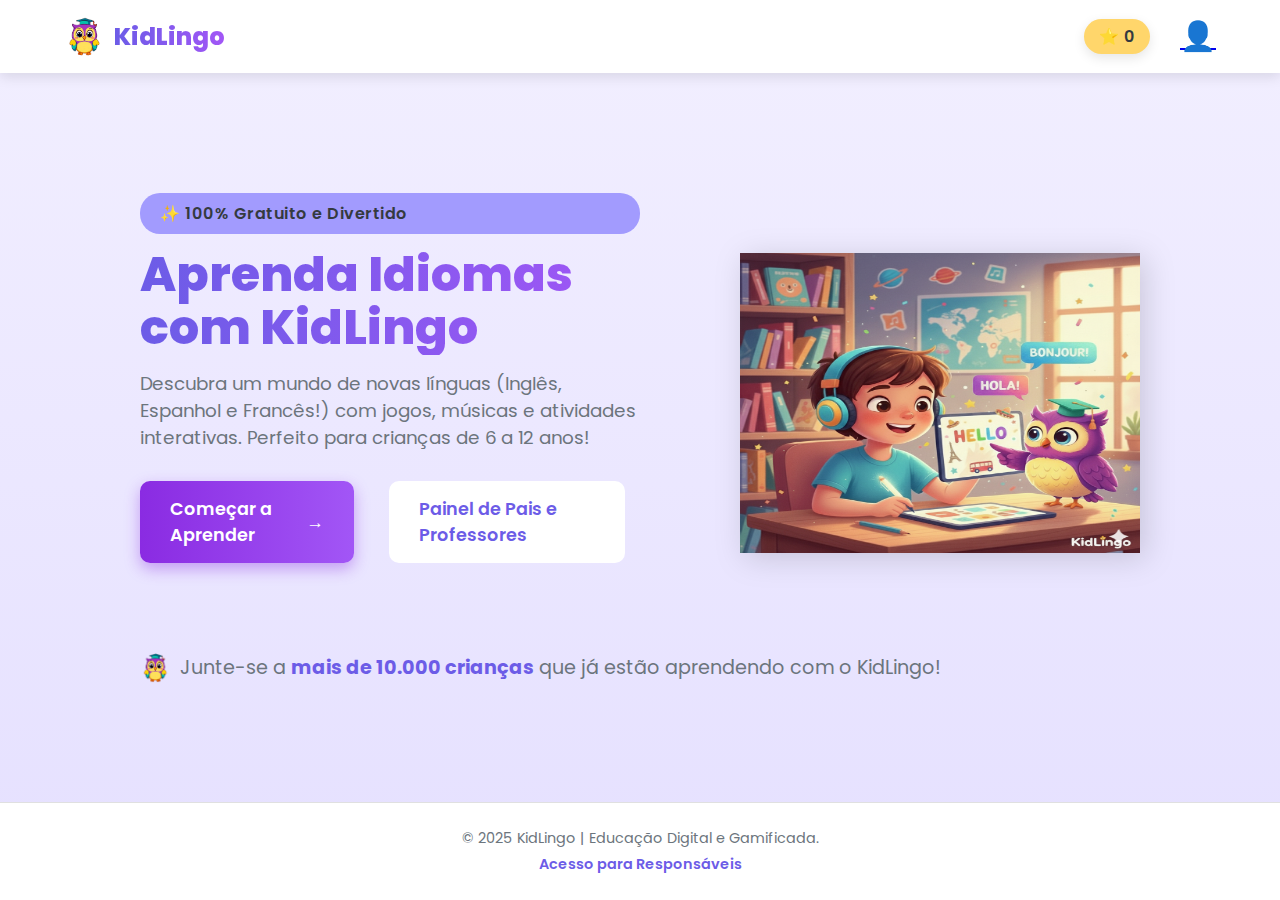
<file: index.html>
<!DOCTYPE html>
<html lang="pt-BR">
<head>
    <meta charset="UTF-8">
    <meta name="viewport" content="width=device-width, initial-scale=1.0">
    <meta name="description" content="KidLingo: A plataforma 100% gratuita e divertida para crianças de 6 a 12 anos aprenderem Inglês, Espanhol e Francês!">
    <title>KidLingo: Aprenda Idiomas de Forma Divertida e Gratuita!</title>
    <link rel="stylesheet" href="style.css">
    <link href="https://fonts.googleapis.com/css2?family=Poppins:wght@400;600;800&display=swap" rel="stylesheet">
</head>
<body>

    <header>
        <a href="index.html" class="logo-link">
            <div class="logo">
                <img src="img/kidlingo-logo.png" alt="Mascote Coruja KidLingo" width="40" height="40">
                <div style="background-image: linear-gradient(90deg, #6c5ce7, #a256f6); -webkit-background-clip: text; -webkit-text-fill-color: transparent;">KidLingo</div>
            </div>
        </a>
        <div class="user-actions">
            <div class="points-badge">
                125 
            </div>
            <a href="perfil.html" class="icon" title="Painel de Acompanhamento / Perfil"></a>
        </div>
    </header>

    <main id="content-container"> 

        <section id="home-screen">
            
            <div class="hero-content-wrapper"> 
                
                <div class="hero-text-content">
                    <div class="tagline">✨ 100% Gratuito e Divertido</div>

                    <h1 class="hero-title">Aprenda Idiomas com KidLingo</h1>

                    <p class="hero-subtitle">
                        Descubra um mundo de novas línguas (Inglês, Espanhol e Francês!) com jogos, músicas e atividades interativas. Perfeito para crianças de 6 a 12 anos!
                    </p>

                    <div class="button-group">
                        <a href="selecao.html" class="btn btn-principal">
                            Começar a Aprender <span>→</span>
                        </a>
                        <a href="painel-acompanhamento.html" class="btn btn-secundario">
                            Painel de Pais e Professores
                        </a>
                    </div>
                </div>
                
                <div class="hero-illustration">
                    <img src="kid.png" alt="Criança feliz aprendendo idiomas com o mascote coruja" width="400" height="400">
                </div>

            </div>
            
            <div class="community-info" role="contentinfo">
                <img src="img/kidlingo-logo.png" alt="Mascote Coruja com Chapéu de Formatura" width="30" height="30">
                <p>Junte-se a <span style="font-weight: bold; color: var(--cor-principal);">mais de 10.000 crianças</span> que já estão aprendendo com o KidLingo!</p>
            </div>

        </section>

    </main>

    <footer class="main-footer">
        <p>&copy; 2025 KidLingo | Educação Digital e Gamificada.</p>
        <p><a href="painel-acompanhamento.html" class="footer-link">Acesso para Responsáveis</a></p>
    </footer>
    
    <script src="script.js"></script>
</body>

</html>
</file>
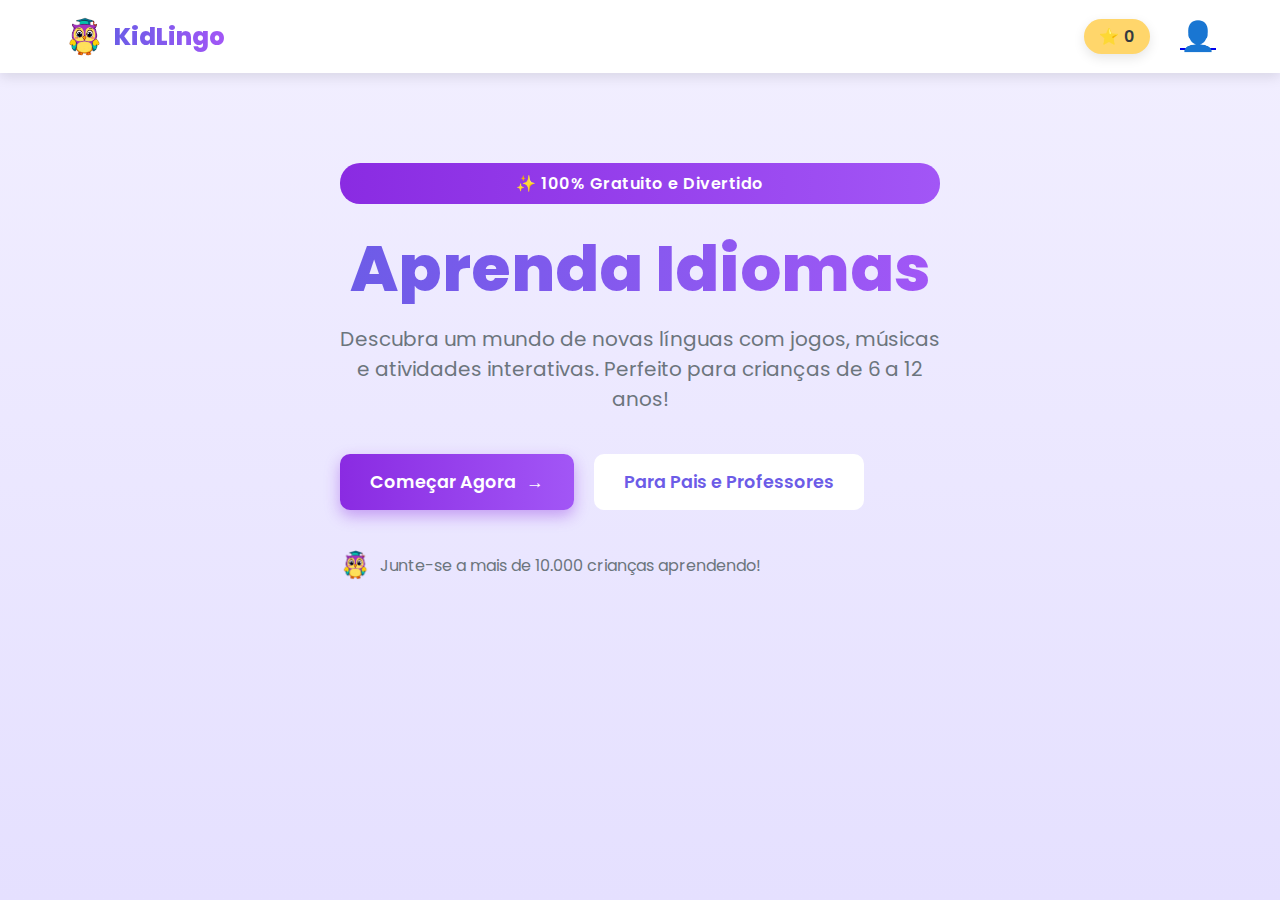
<file: KidLingo/front/index.html>
<!DOCTYPE html>
<html lang="pt-BR">
<head>
    <meta charset="UTF-8">
    <meta name="viewport" content="width=device-width, initial-scale=1.0">
    <title>KidLingo: Aprenda Idiomas</title>
    <link rel="stylesheet" href="style.css">
    <link href="https://fonts.googleapis.com/css2?family=Poppins:wght@400;600;800&display=swap" rel="stylesheet">
</head>
<body>

    <header>
        <a href="index.html" class="logo-link">
            <div class="logo">
                <img src="img/kidlingo-logo.png" alt="Mascote Coruja">
                <div style="background-image: linear-gradient(90deg, #6c5ce7, #a256f6); -webkit-background-clip: text; -webkit-text-fill-color: transparent;">KidLingo</div>
            </div>
        </a>
        <div class="user-actions">
            <div class="points-badge">
                125 <span></span>
            </div>
            <a href="#" class="icon" title="Perfil"></a>
        </div>
    </header>

    <div id="content-container">

        <section id="home-screen">
            <div class="tagline">✨ 100% Gratuito e Divertido</div>

            <h1 class="hero-title">Aprenda Idiomas</h1>

            <p class="hero-subtitle">
                Descubra um mundo de novas línguas com jogos, músicas e atividades interativas. Perfeito para crianças de 6 a 12 anos!
            </p>

            <div class="button-group">
                <a href="selecao.html" class="btn btn-principal">
                    Começar Agora <span>→</span>
                </a>
                <a href="painel-acompanhamento.html" class="btn btn-secundario">
                    Para Pais e Professores
                </a>
            </div>

            <div class="community-info">
                <img src="img/kidlingo-logo.png" alt="Mascote Coruja com Chapéu de Formatura">
                Junte-se a mais de 10.000 crianças aprendendo!
            </div>
        </section>

    </div>

    <script src="script.js"></script>
</body>
</html>
</file>
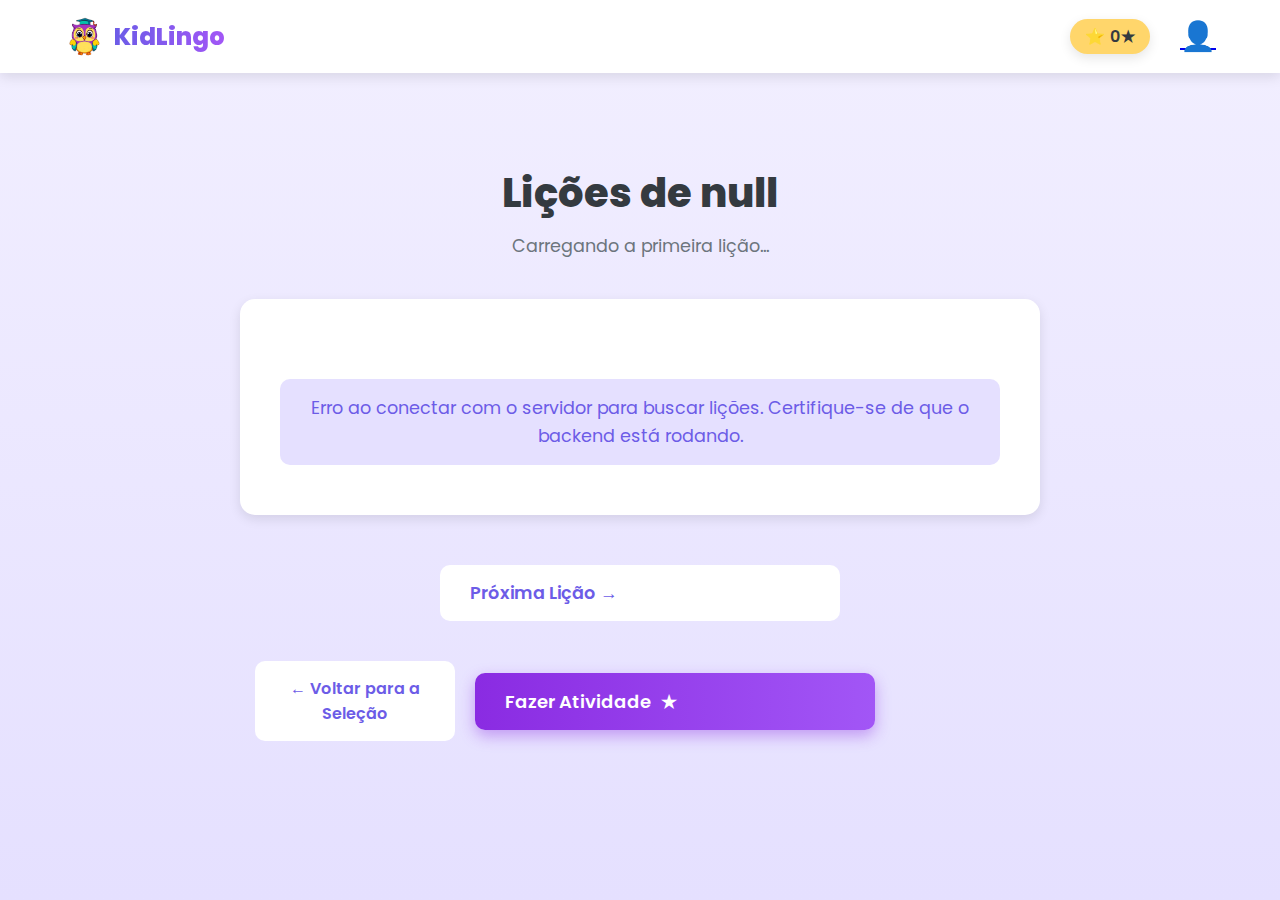
<file: licoes.html>
<!DOCTYPE html>
<html lang="pt-BR">
<head>
    <meta charset="UTF-8">
    <meta name="viewport" content="width=device-width, initial-scale=1.0">
    <title>KidLingo: Lições</title>
    <link rel="stylesheet" href="style.css">
    <link href="https://fonts.googleapis.com/css2?family=Poppins:wght@400;600;800&display=swap" rel="stylesheet">
</head>
<body>

    <header>
        <a href="index.html" class="logo-link">
            <div class="logo">
                <img src="img/kidlingo-logo.png" alt="Mascote Coruja">
                <div style="background-image: linear-gradient(90deg, #6c5ce7, #a256f6); -webkit-background-clip: text; -webkit-text-fill-color: transparent;">KidLingo</div>
            </div>
        </a>
        <div class="user-actions">
            <div class="points-badge">
                0 <span>★</span>
            </div>
            <a href="painel-acompanhamento.html" class="icon" title="Painel de Acompanhamento"></a>
        </div>
    </header>

    <div id="content-container">

        <section id="lessons-screen">
            <h2 class="select-title" id="lesson-screen-title">Lições de Idioma</h2> 
            
            <p class="select-subtitle" id="lesson-status">Carregando a primeira lição...</p>

            <div class="lesson-box" id="lesson-content">
                <p>Aguarde...</p>
            </div>
            
            <div class="lesson-box activity-box" id="activity-content" style="display: none;">
                <h3 id="activity-title" style="color: var(--cor-cartao-frances);"></h3>
                <p id="activity-subtitle" class="select-subtitle"></p>
                <div id="quiz-container"></div> 
            </div>
            <div style="display: flex; gap: 10px; justify-content: center; width: 100%; max-width: 400px; margin: 20px auto 10px;">

                <button id="prev-lesson-btn" class="btn btn-secundario lesson-btn" style="display: none; flex-grow: 1;">
                    ← Anterior
                </button>

                <button id="next-lesson-btn" class="btn btn-secundario lesson-btn" style="flex-grow: 1;">
                    Próxima Lição →
                </button>

            </div>

            <div class="lesson-action-group">
                <button id="back-lesson-btn" class="btn btn-secundario lesson-back-btn">
                    ← Voltar para a Seleção
                </button>

                <button id="start-activity-btn" class="btn btn-principal lesson-complete-btn">
                    Fazer Atividade <span>★</span>
                </button>
                
                <button id="complete-lesson-btn" class="btn btn-principal lesson-complete-btn" style="display: none;">
                    Lição Concluída (+10 Pontos) <span>✅</span>
                </button>

            </div>

        </section>

    </div>

    <script src="script.js"></script>
</body>
</html>
</file>
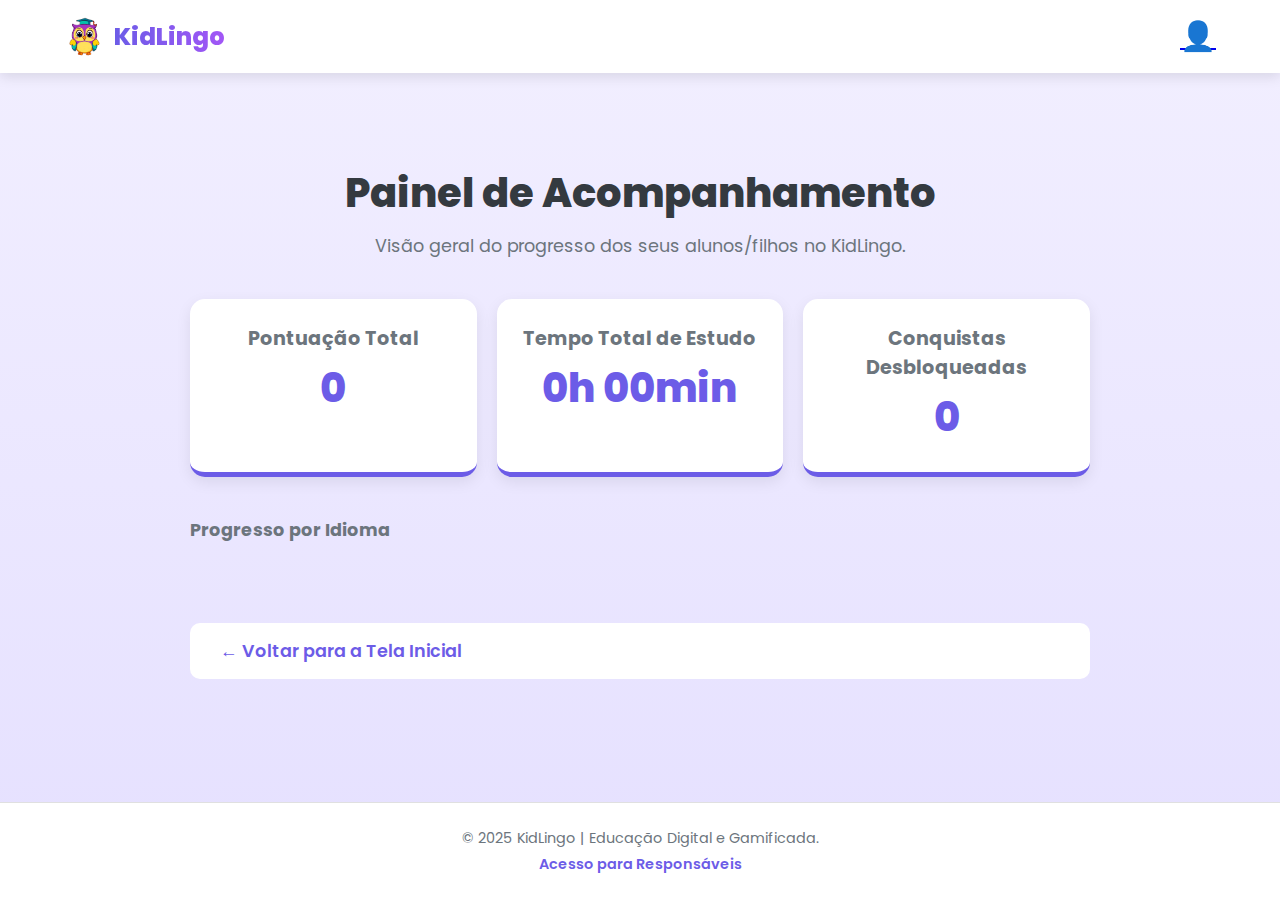
<file: painel-acompanhamento.html>
<!DOCTYPE html>
<html lang="pt-BR">
<head>
    <meta charset="UTF-8">
    <meta name="viewport" content="width=device-width, initial-scale=1.0">
    <title>KidLingo: Painel de Acompanhamento</title>
    <link rel="stylesheet" href="style.css">
    <link href="https://fonts.googleapis.com/css2?family=Poppins:wght@400;600;800&display=swap" rel="stylesheet">
</head>
<body>

    <header>
        <a href="index.html" class="logo-link">
            <div class="logo">
                <img src="img/kidlingo-logo.png" alt="Mascote Coruja">
                <div style="background-image: linear-gradient(90deg, #6c5ce7, #a256f6); -webkit-background-clip: text; -webkit-text-fill-color: transparent;">KidLingo</div>
            </div>
        </a>
        <div class="user-actions">
            <a href="perfil.html" class="icon" title="Perfil"></a>
        </div>
    </header>

    <div id="content-container">

        <section id="painel-screen">
            <h2 class="select-title">Painel de Acompanhamento</h2>
            <p class="select-subtitle">Visão geral do progresso dos seus alunos/filhos no KidLingo.</p>

            <div class="stats-grid">
                <div class="stat-card">
                    <h4>Pontuação Total</h4>
                    <div class="value" id="total-points-value">0</div> 
                </div>
                <div class="stat-card">
                    <h4>Tempo Total de Estudo</h4>
                    <div class="value" id="total-time-value">0h 00min</div>
                </div>
                <div class="stat-card">
                    <h4>Conquistas Desbloqueadas</h4>
                    <div class="value" id="achievements-value">0</div>
                </div>
            </div>
            
            <h3 class="select-subtitle" style="margin-top: 40px; text-align: left; width: 100%; max-width: 900px;">Progresso por Idioma</h3>
            
            <div class="stats-grid" id="language-progress-grid">
                </div>
            
            <a href="index.html" class="btn btn-secundario" style="margin-top: 40px;">
                ← Voltar para a Tela Inicial
            </a>

        </section>

    </div>

        <footer class="main-footer">
        <p>&copy; 2025 KidLingo | Educação Digital e Gamificada.</p>
        <p><a href="painel-acompanhamento.html" class="footer-link">Acesso para Responsáveis</a></p>
    </footer>

    <script src="script.js"></script>
</body>
</html>
</file>
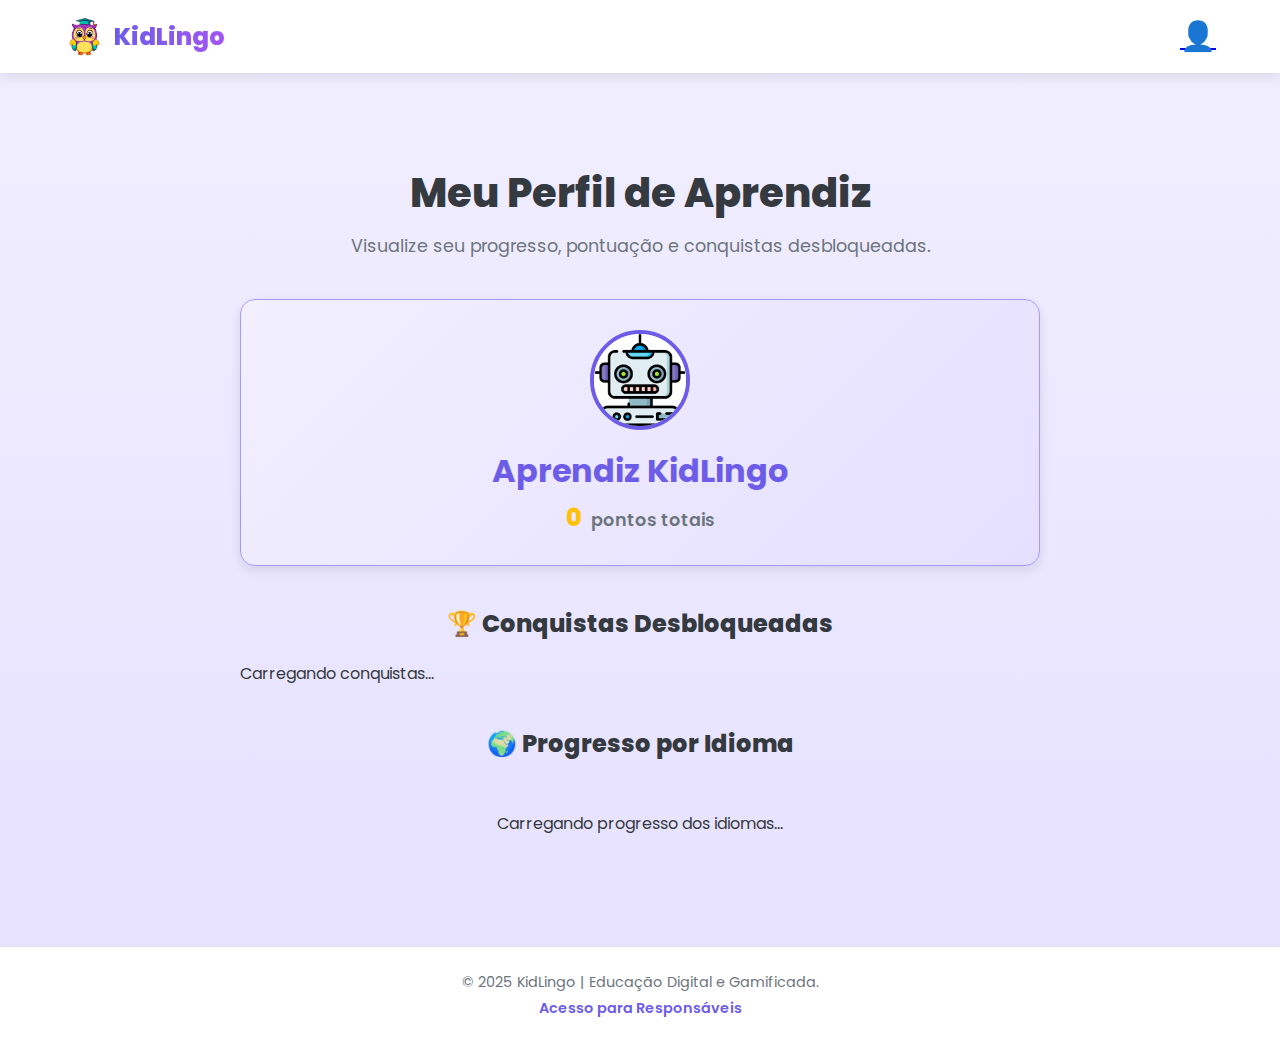
<file: perfil.html>
<!DOCTYPE html>
<html lang="pt-BR">
<head>
    <meta charset="UTF-8">
    <meta name="viewport" content="width=device-width, initial-scale=1.0">
    <title>Meu Perfil - KidLingo</title>
    <link rel="stylesheet" href="style.css">
    <link href="https://fonts.googleapis.com/css2?family=Poppins:wght@400;600;800&display=swap" rel="stylesheet">
</head>
<body>

    <header>
        <a href="index.html" class="logo-link">
            <div class="logo">
                <img src="img/kidlingo-logo.png" alt="Mascote Coruja KidLingo" width="40" height="40">
                <div style="background-image: linear-gradient(90deg, #6c5ce7, #a256f6); -webkit-background-clip: text; -webkit-text-fill-color: transparent;">KidLingo</div>
            </div>
        </a>
        <div class="user-actions">
            <a href="perfil.html" class="icon" title="Painel de Acompanhamento / Perfil"></a>
        </div>
    </header>

    <main id="content-container"> 
        
        <section id="profile-screen">
            
            <h1 class="select-title">Meu Perfil de Aprendiz</h1>
            <p class="select-subtitle">Visualize seu progresso, pontuação e conquistas desbloqueadas.</p>
            
            <div class="profile-header">
                <img src="img/perfil.png" alt="Avatar do Usuário" class="profile-avatar" id="user-avatar">
                <h2 id="user-name">Aprendiz KidLingo</h2>
                <div class="points-display">
                    <span id="profile-points-value">0</span> pontos totais
                </div>
            </div>

            <h3 class="section-title">🏆 Conquistas Desbloqueadas</h3>
            <div class="achievements-grid" id="achievements-display">
                <p>Carregando conquistas...</p>
                </div>


        </section>
            
            <h3 class="section-title" style="margin-top: 40px;">🌍 Progresso por Idioma</h3>
            <div class="stats-grid" id="profile-language-progress-grid">
                <p>Carregando progresso dos idiomas...</p>
            </div>
            </section>

    </main>

    <footer class="main-footer">
        <p>&copy; 2025 KidLingo | Educação Digital e Gamificada.</p>
        <p><a href="painel-acompanhamento.html" class="footer-link">Acesso para Responsáveis</a></p>
    </footer>
    
    <script src="script.js"></script>
</body>
</html>
</file>
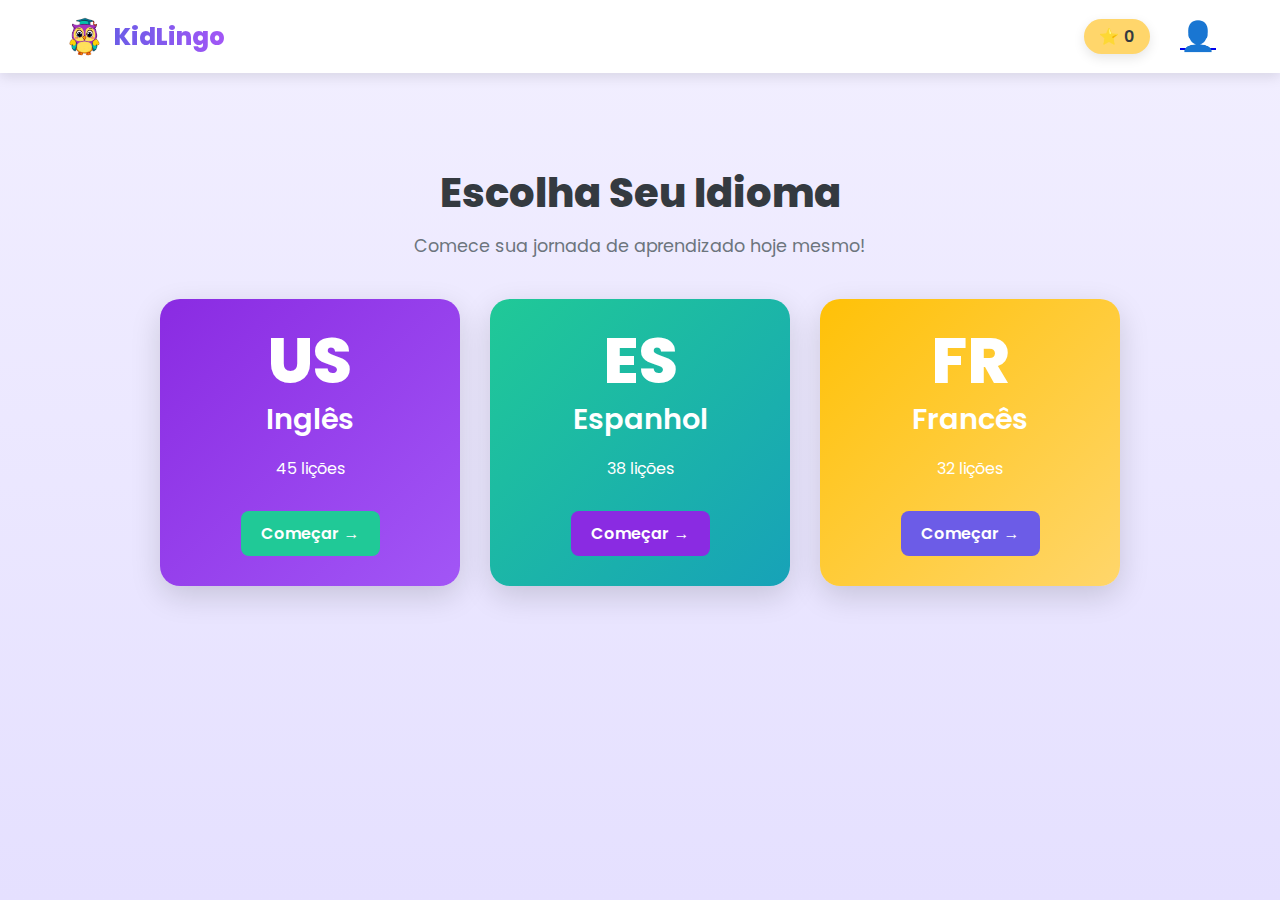
<file: selecao.html>
<!DOCTYPE html>
<html lang="pt-BR">
<head>
    <meta charset="UTF-8">
    <meta name="viewport" content="width=device-width, initial-scale=1.0">
    <title>KidLingo: Escolha Seu Idioma</title>
    <link rel="stylesheet" href="style.css">
    <link href="https://fonts.googleapis.com/css2?family=Poppins:wght@400;600;800&display=swap" rel="stylesheet">
</head>
<body>

    <header>
        <a href="index.html" class="logo-link">
            <div class="logo">
                <img src="img/kidlingo-logo.png" alt="Mascote Coruja">
                <div style="background-image: linear-gradient(90deg, #6c5ce7, #a256f6); -webkit-background-clip: text; -webkit-text-fill-color: transparent;">KidLingo</div>
            </div>
        </a>
        <div class="user-actions">
            <div class="points-badge">
                125 <span></span>
            </div>
            <a href="#" class="icon" title="Perfil"></a>
        </div>
    </header>

    <div id="content-container">

        <section id="select-language-screen">
            <h2 class="select-title">Escolha Seu Idioma</h2>
            <p class="select-subtitle">Comece sua jornada de aprendizado hoje mesmo!</p>

            <div class="language-cards">

                <div class="card card-ingles">
                    <div class="card-initials">US</div>
                    <div class="card-language">Inglês</div>
                    <div class="card-lessons">45 lições</div>
                    <button class="card-btn" data-language="Inglês">
                        Começar <span>→</span>
                    </button>
                </div>

                <div class="card card-espanhol">
                    <div class="card-initials">ES</div>
                    <div class="card-language">Espanhol</div>
                    <div class="card-lessons">38 lições</div>
                    <button class="card-btn" data-language="Espanhol">
                        Começar <span>→</span>
                    </button>
                </div>

                <div class="card card-frances">
                    <div class="card-initials">FR</div>
                    <div class="card-language">Francês</div>
                    <div class="card-lessons">32 lições</div>
                    <button class="card-btn" data-language="Francês">
                        Começar <span>→</span>
                    </button>
                </div>

            </div>
        </section>

    </div>

    <script src="script.js"></script>
</body>
</html>
</file>
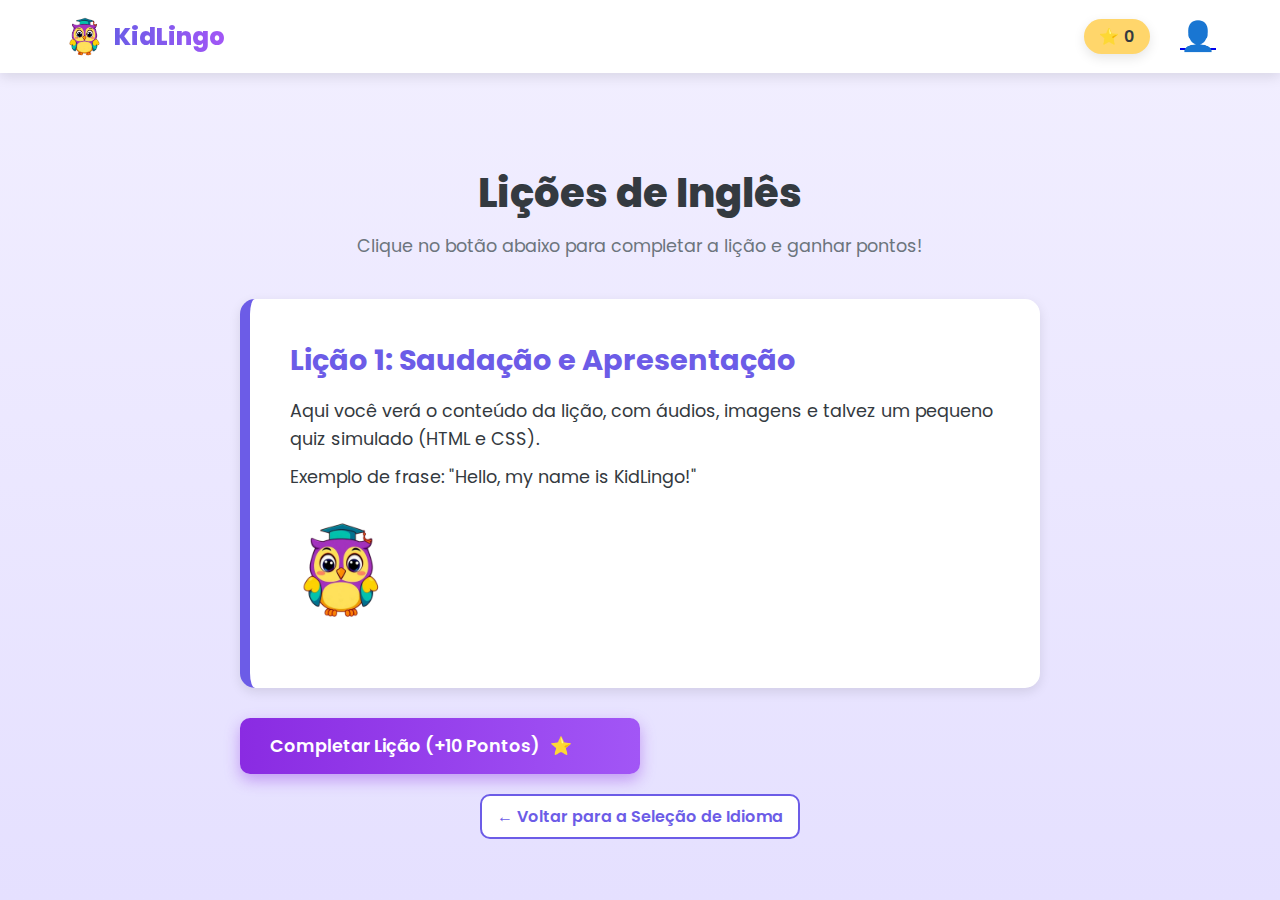
<file: KidLingo/front/licoes.html>
<!DOCTYPE html>
<html lang="pt-BR">
<head>
    <meta charset="UTF-8">
    <meta name="viewport" content="width=device-width, initial-scale=1.0">
    <title>KidLingo: Lições</title>
    <link rel="stylesheet" href="style.css">
    <link href="https://fonts.googleapis.com/css2?family=Poppins:wght@400;600;800&display=swap" rel="stylesheet">
</head>
<body>

    <header>
        <a href="index.html" class="logo-link">
            <div class="logo">
                <img src="img/kidlingo-logo.png" alt="Mascote Coruja">
                <div style="background-image: linear-gradient(90deg, #6c5ce7, #a256f6); -webkit-background-clip: text; -webkit-text-fill-color: transparent;">KidLingo</div>
            </div>
        </a>
        <div class="user-actions">
            <div class="points-badge">
                125 <span></span>
            </div>
            <a href="#" class="icon" title="Perfil"></a>
        </div>
    </header>

    <div id="content-container">

        <section id="lessons-screen">
            <h2 class="select-title" id="lesson-title">Lições de Idioma</h2>
            <p class="select-subtitle">Clique no botão abaixo para completar a lição e ganhar pontos!</p>

            <div class="lesson-box" id="lesson-content">
                <h3>Lição 1: Saudação e Apresentação</h3>
                <p>Aqui você verá o conteúdo da lição, com áudios, imagens e talvez um pequeno quiz simulado (HTML e CSS).</p>
                <p>Exemplo de frase: "Hello, my name is KidLingo!"</p>
                <img src="img/kidlingo-logo.png" alt="Exemplo de Conteúdo Visual" style="width: 100px;">
            </div>
            
            <button id="complete-lesson-btn" class="btn btn-principal lesson-btn">
                Completar Lição (+10 Pontos) <span>⭐</span>
            </button>

            <a href="selecao.html" class="btn-secundario" style="margin-top: 20px; display: inline-block;">
                ← Voltar para a Seleção de Idioma
            </a>

        </section>

    </div>

    <script src="script.js"></script>
</body>
</html>
</file>
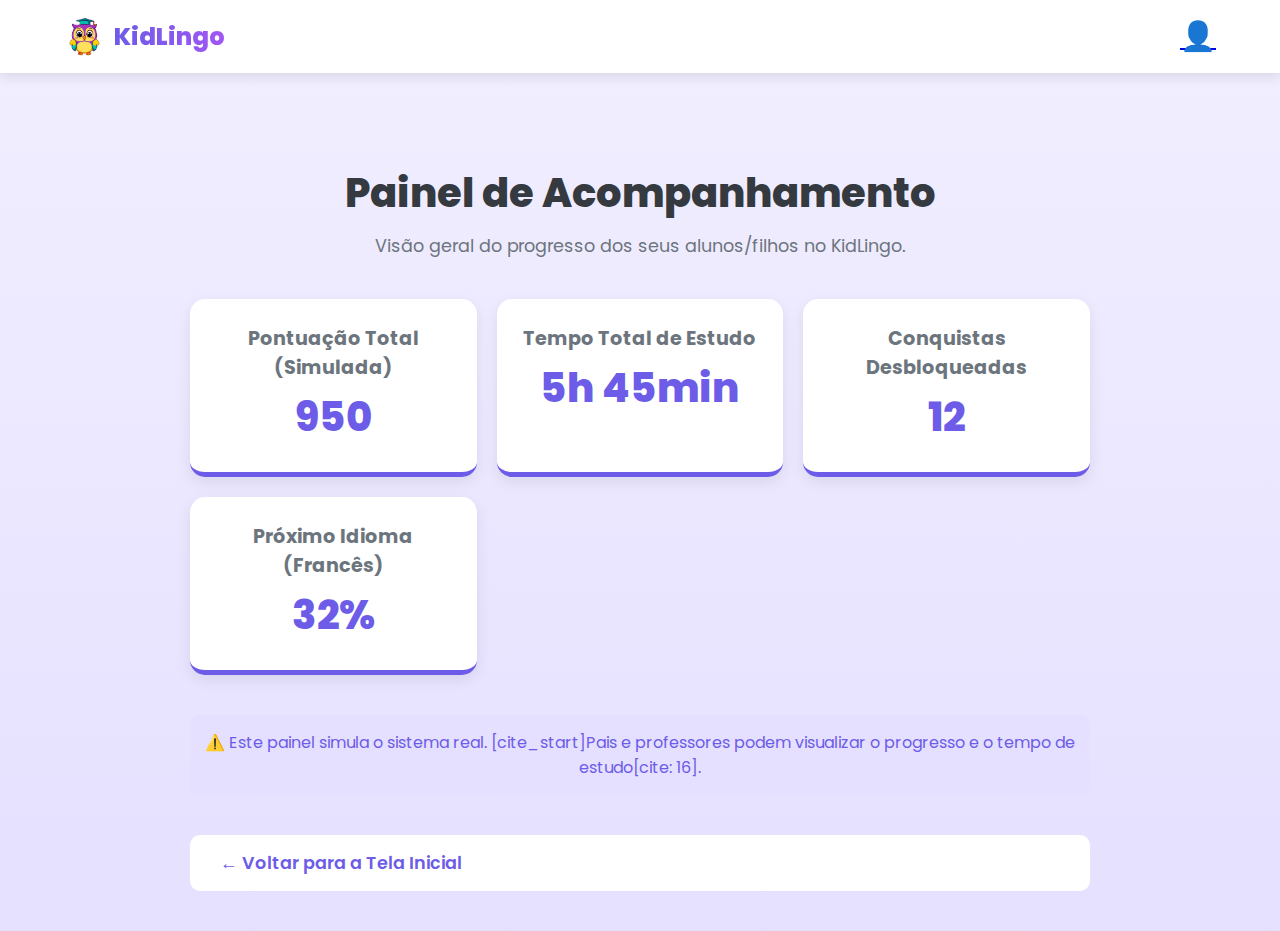
<file: KidLingo/front/painel-acompanhamento.html>
<!DOCTYPE html>
<html lang="pt-BR">
<head>
    <meta charset="UTF-8">
    <meta name="viewport" content="width=device-width, initial-scale=1.0">
    <title>KidLingo: Painel de Acompanhamento</title>
    <link rel="stylesheet" href="style.css">
    <link href="https://fonts.googleapis.com/css2?family=Poppins:wght@400;600;800&display=swap" rel="stylesheet">
</head>
<body>

    <header>
        <a href="index.html" class="logo-link">
            <div class="logo">
                <img src="img/kidlingo-logo.png" alt="Mascote Coruja">
                <div style="background-image: linear-gradient(90deg, #6c5ce7, #a256f6); -webkit-background-clip: text; -webkit-text-fill-color: transparent;">KidLingo</div>
            </div>
        </a>
        <div class="user-actions">
            <a href="#" class="icon" title="Perfil"></a>
        </div>
    </header>

    <div id="content-container">

        <section id="painel-screen">
            <h2 class="select-title">Painel de Acompanhamento</h2>
            <p class="select-subtitle">Visão geral do progresso dos seus alunos/filhos no KidLingo.</p>

            <div class="stats-grid">
                <div class="stat-card">
                    <h4>Pontuação Total (Simulada)</h4>
                    <div class="value">950</div>
                </div>
                <div class="stat-card">
                    <h4>Tempo Total de Estudo</h4>
                    <div class="value">5h 45min</div>
                </div>
                <div class="stat-card">
                    <h4>Conquistas Desbloqueadas</h4>
                    <div class="value">12</div>
                </div>
                <div class="stat-card">
                    <h4>Próximo Idioma (Francês)</h4>
                    <div class="value">32%</div>
                </div>
            </div>

            <div class="alert-info">
                ⚠️ Este painel simula o sistema real. [cite_start]Pais e professores podem visualizar o progresso e o tempo de estudo[cite: 16].
            </div>
            
            <a href="index.html" class="btn btn-secundario" style="margin-top: 40px;">
                ← Voltar para a Tela Inicial
            </a>

        </section>

    </div>

    <script src="script.js"></script>
</body>
</html>
</file>
<file: style.css>
:root {
    --cor-principal: #6c5ce7; /* Roxo */
    --cor-secundaria: #a29bfe; /* Roxo claro */
    --gradiente-fundo: linear-gradient(180deg, #f2efff, #e5e0ff);
    --cor-botao-principal: linear-gradient(90deg, #8a2be2, #a256f6); /* Gradiente Roxo */
    --cor-botao-texto: #ffffff;
    --cor-cartao-ingles: linear-gradient(135deg, #8a2be2, #a256f6); /* Roxo */
    --cor-cartao-espanhol: linear-gradient(135deg, #20c997, #17a2b8); /* Verde-água */
    --cor-cartao-frances: linear-gradient(135deg, #ffc107, #ffd66b); /* Amarelo */
    --cor-texto-escuro: #343a40;
    --cor-texto-claro: #ffffff;
    --cor-texto-cinza: #6c757d;
    --sombra-leve: 0 4px 12px rgba(0, 0, 0, 0.1);
}

* {
    margin: 0;
    padding: 0;
    box-sizing: border-box;
    font-family: 'Poppins', sans-serif;
}

body {
    background: var(--gradiente-fundo);
    color: var(--cor-texto-escuro);
    min-height: 100vh;
    display: flex;
    flex-direction: column;
    align-items: center;
}

/* Header */
header {
    width: 100%;
    display: flex;
    justify-content: space-between;
    align-items: center;
    padding: 15px 5%;
    background-color: white;
    box-shadow: var(--sombra-leve);
}

.logo-link {
    text-decoration: none; 
    color: inherit;
}

img{
    max-width: 200px;
    max-height: 300px;
}

.logo {
    display: flex;
    align-items: center;
    font-size: 1.5rem;
    font-weight: 800;
}

.logo img {
    height: 40px;
    margin-right: 10px;
}

.user-actions {
    display: flex;
    align-items: center;
}

.points-badge {
    display: flex;
    align-items: center;
    background-color: #ffd66b;
    padding: 5px 15px;
    border-radius: 20px;
    font-weight: 600;
    color: var(--cor-texto-escuro);
    margin-right: 15px;
    box-shadow: var(--sombra-leve);
}

.points-badge::before { content: '⭐'; margin-right: 5px; }
.user-actions a:last-child { margin-left: 15px; font-size: 1.8rem; }
.user-actions a:last-child::before { content: '👤'; }

.btn-secundario {
    padding: 8px 15px;
    border: 2px solid var(--cor-principal);
    background-color: white;
    color: var(--cor-principal);
    border-radius: 10px;
    font-weight: 600;
    text-decoration: none;
    cursor: pointer;
}

/* Container de Conteúdo */
#content-container {
    width: 100%;
    max-width: 1200px;
    flex-grow: 1;
    padding: 40px 20px;
    display: flex;
    flex-direction: column;
    align-items: center;
    text-align: center;
}

/* Estilos Comuns de Botões (Home) */
.btn {
    padding: 15px 30px;
    border: none;
    border-radius: 10px;
    font-size: 1.1rem;
    font-weight: 600;
    cursor: pointer;
    transition: transform 0.2s, box-shadow 0.2s;
    text-decoration: none;
    display: flex;
    align-items: center;
}

.btn-principal {
    background: var(--cor-botao-principal);
    color: var(--cor-botao-texto);
    box-shadow: 0 6px 15px rgba(138, 43, 226, 0.4);
}

.btn-principal:hover {
    transform: translateY(-2px);
    box-shadow: 0 8px 20px rgba(138, 43, 226, 0.6);
}

.btn-secundario:hover {
    background-color: var(--cor-secundaria);
    color: var(--cor-botao-texto);
    border-color: var(--cor-secundaria);
    transform: translateY(-2px);
}

/* Tela Inicial */
#home-screen {
    flex-direction: column;
    align-items: center;
    padding-top: 50px;
}

.tagline {
    background: var( --cor-secundaria);
    color: var(--cor-botao-texto);
    padding: 8px 20px;
    border-radius: 20px;
    font-weight: 600;
    margin-bottom: 30px;
    letter-spacing: 0.5px;
}

.hero-title {
    font-size: 5rem;
    font-weight: 800;
    margin-bottom: 20px;
    line-height: 1.1;
    background-image: linear-gradient(90deg, #6c5ce7, #a256f6);
    -webkit-background-clip: text;
    -webkit-text-fill-color: transparent;
}

.hero-subtitle {
    font-size: 1.50rem;
    color: var(--cor-texto-cinza);
    margin-bottom: 40px;
    max-width: 600px;
}

.button-group {
    display: flex;
    gap: 20px;
    margin-bottom: 40px;
}

.btn-principal span {
    margin-left: 10px;
}

.community-info {
    font-size: 1.2rem;
    color: var(--cor-texto-cinza);
    display: flex;
    align-items: center;
}

.community-info img {
    height: 30px;
    margin-right: 10px;
}

body {
    min-height: 100vh;
    display: flex;
    flex-direction: column;
}

#content-container {
    flex-grow: 1; /* Permite que o container principal ocupe o espaço */
    padding-bottom: 60px; /* Adiciona espaço extra antes do rodapé */
}

.main-footer {
    width: 100%;
    text-align: center;
    padding: 20px 0;
    margin-top: auto; /* Empurra o footer para o final */
    border-top: 1px solid #e0e0e0;
    background-color: var(--cor-texto-claro, #ffffff); 
    color: var(--cor-texto-cinza, #6c757d);
    font-size: 0.9rem;
}

.main-footer p {
    margin: 5px 0;
}

.footer-link {
    color: var(--cor-principal, #6c5ce7);
    text-decoration: none;
    font-weight: 600;
    transition: color 0.2s;
}

.footer-link:hover {
    color: var(--cor-secundaria, #a29bfe);
}


#home-screen {
    padding-top: 40px;
    text-align: center;
}

.tagline {
    font-weight: 600;
    color: var(--cor-cartao-ingles);
    margin-bottom: 15px;
}

.hero-content-wrapper {
    display: flex;
    align-items: center; 
    justify-content: space-between; 
    width: 100%;
    max-width: 1000px; /* Limite de largura para o hero */
    margin: 40px auto;
    gap: 40px; 
}

.hero-text-content {
    flex: 1; 
    max-width: 50%; 
    text-align: left; 
}

.hero-illustration {
    flex: 1; 
    max-width: 45%; 
    display: flex;
    justify-content: flex-end;
}

.hero-illustration img {
    max-width: 100%;
    height: auto;
    filter: drop-shadow(5px 5px 15px rgba(0, 0, 0, 0.15));
}

.hero-title {
    font-size: 3rem;
    line-height: 1.1;
    margin-bottom: 15px;
    color: var(--cor-texto-escuro, #343a40); 
}

.hero-subtitle {
    font-size: 1.15rem;
    margin-bottom: 30px;
    color: var(--cor-texto-cinza, #6c757d);
}

.button-group a {
    margin-right: 15px; 
    margin-bottom: 10px;
}

@media (max-width: 768px) {
    
    .hero-content-wrapper {
        flex-direction: column-reverse; /* Ilustração fica no topo */
        text-align: center;
        margin: 20px auto;
        gap: 20px;
    }

    .hero-text-content,
    .hero-illustration {
        max-width: 100%;
        text-align: center;
        justify-content: center;
    }

    .hero-illustration {
        margin-bottom: 20px;
    }

    .hero-illustration img {
        max-width: 80%;
    }

    .hero-title {
        font-size: 2.5rem;
    }
    
    .hero-subtitle {
        font-size: 1rem;
    }

    .button-group {
        display: flex;
        flex-direction: column;
        gap: 10px;
        align-items: center;
    }

    .button-group a {
        margin-right: 0;
        min-width: 100%;
    }
}


/* Tela de Seleção de Idioma */
#select-language-screen {
    display: flex;
    flex-direction: column;
    align-items: center;
    padding-top: 50px;
}

.select-title {
    font-size: 2.5rem;
    font-weight: 800;
    margin-bottom: 10px;
}

.select-subtitle {
    font-size: 1.1rem;
    color: var(--cor-texto-cinza);
    margin-bottom: 40px;
}

.language-cards {
    display: flex;
    gap: 30px;
    justify-content: center;
    width: 100%;
}

.card {
    width: 300px;
    padding: 30px;
    border-radius: 20px;
    color: var(--cor-texto-claro);
    display: flex;
    flex-direction: column;
    align-items: center;
    text-align: center;
    box-shadow: 0 10px 30px rgba(0, 0, 0, 0.15);
    transition: transform 0.3s, box-shadow 0.3s;
    cursor: pointer;
}

.card:hover {
    transform: translateY(-5px);
    box-shadow: 0 15px 40px rgba(0, 0, 0, 0.2);
}

.card-initials {
    font-size: 4rem;
    font-weight: 800;
    margin-bottom: 5px;
    line-height: 1;
}

.card-language {
    font-size: 1.8rem;
    font-weight: 600;
    margin-bottom: 15px;
}

.card-lessons {
    font-size: 1rem;
    font-weight: 400;
    margin-bottom: 30px;
}

.card-btn {
    color: var(--cor-texto-claro);
    padding: 10px 20px;
    border-radius: 8px;
    font-size: 1rem;
    font-weight: 600;
    cursor: pointer;
    border: none;
    display: flex;
    align-items: center;
    transition: background-color 0.2s;
}

.card-btn span {
    margin-left: 5px;
}

/* Cores específicas dos cartões e botões internos */
.card-ingles { background: var(--cor-cartao-ingles); }
.card-espanhol { background: var(--cor-cartao-espanhol); }
.card-frances { background: var(--cor-cartao-frances); }

.card-ingles .card-btn { background-color: #20c997; }
.card-espanhol .card-btn { background-color: #8a2be2; }
.card-frances .card-btn { background-color: #6c5ce7; }


/* Responsividade Básica (Aplica-se a ambas as páginas) */
@media (max-width: 992px) {
    .language-cards {
        flex-direction: column;
        align-items: center;
    }
    .card {
        width: 80%;
        max-width: 400px;
    }
}

@media (max-width: 768px) {
    .hero-title {
        font-size: 3rem;
    }
    .hero-subtitle {
        font-size: 1.1rem;
    }
    .button-group {
        flex-direction: column;
        gap: 15px;
    }
    .btn {
        width: 100%;
    }
}

@media (max-width: 576px) {
    .hero-title {
        font-size: 2.5rem;
    }
    .select-title {
        font-size: 2rem;
    }
    header {
        flex-direction: column;
        padding: 10px;
    }
    .user-actions {
        margin-top: 10px;
    }
}


/* Tela de Lições */
#lessons-screen {
    max-width: 800px;
    padding-top: 50px;
    width: 100%;
}

.lesson-box {
    background-color: white;
    padding: 40px;
    border-radius: 15px;
    box-shadow: var(--sombra-leve);
    margin-bottom: 30px;
    text-align: center;
  
}
.lesson-box h3 {
    font-size: 1.8rem;
    color: var(--cor-principal);
    margin-bottom: 15px;
    
}
.lesson-box p {
    font-size: 1.1rem;
    line-height: 1.6;
    margin-bottom: 10px;
}
.lesson-box img {
    max-width: 100%;
    height: auto;
    border-radius: 10px;
    margin: 20px 0;
}
.lesson-btn {
    width: 100%; 
    max-width: 400px; 
    margin-top: 20px;
    
}

/* Estilos para agrupar os botões de lição */
.lesson-action-group {
    display: flex;
    gap: 20px; /* Espaço entre os botões */
    margin-top: 40px; /* Espaçamento superior */
    width: 100%;
    max-width: 650px; /* Limite de largura para o grupo */
    justify-content: center; /* Centraliza os botões no container */
    align-items: center;
}

/* Estilo para o botão de Voltar (Secundário) */
.lesson-back-btn {
    flex-grow: 1; /* Ocupa menos espaço */
    max-width: 200px; 
    font-size: 16px;
    padding: 15px 20px;
}

/* Estilo para o botão de Completar */
.lesson-complete-btn {
    flex-grow: 2; /* Ocupa o dobro do espaço do botão de voltar */
    max-width: 400px;
    font-size: 18px;
}

/* Painel de Acompanhamento */
#painel-screen {
    max-width: 900px;
    padding-top: 50px;
    width: 100%;
}
.stats-grid {
    display: grid;
    /* Adapta-se a telas menores, com no mínimo 250px por coluna */
    grid-template-columns: repeat(auto-fit, minmax(250px, 1fr));
    gap: 20px;
    margin-top: 30px;
    width: 100%;
}
.stat-card {
    background-color: white;
    padding: 25px;
    border-radius: 15px;
    box-shadow: 0 5px 15px rgba(0, 0, 0, 0.08);
    text-align: center;
    border-bottom: 5px solid var(--cor-principal);
}
.stat-card h4 {
    font-size: 1.2rem;
    color: var(--cor-texto-cinza);
    margin-bottom: 5px;
}
.stat-card .value {
    font-size: 2.5rem;
    font-weight: 800;
    /* Usa a cor roxa principal */
    color: var(--cor-principal); 
}
.alert-info {
    /* Fundo roxo claro do KidLingo */
    background-color: #e5e0ff; 
    color: var(--cor-principal);
    padding: 15px;
    border-radius: 10px;
    margin-top: 40px;
    text-align: center;
}

/* Responsividade específica para o painel */
@media (max-width: 576px) {
    .stats-grid {
        /* Uma coluna em telas muito pequenas */
        grid-template-columns: 1fr; 
    }
}

/* Painel de Acompanhamento - Progresso */

.progress-bar-container {
    background-color: #e9ecef; /* Cinza claro de fundo */
    border-radius: 5px;
    height: 10px;
    margin-top: 10px;
    overflow: hidden;
}

.progress-bar {
    height: 100%;
    background-color: var(--cor-principal); /* Cor principal (Roxo) */
    border-radius: 5px;
    transition: width 0.5s ease-in-out;
}

/* Ajuste para os cards de progresso injetados */
.language-progress-card {
    padding: 20px;
}
.language-progress-card h4 {
    margin-bottom: 5px;
}
.language-progress-card .value {
    font-size: 1.5em;
}


/* ADIÇÕES PARA ATIVIDADE DE PAREAMENTO */

.activity-box {
    text-align: center;
    min-height: 400px; 
}
.activity-box h3 {
    margin-bottom: 5px;
}
.activity-box .select-subtitle {
    margin-bottom: 30px;
}

.matching-quiz-grid {
    display: flex;
    justify-content: space-around;
    gap: 30px;
}

.column {
    display: flex;
    flex-direction: column;
    gap: 15px;
    width: 45%;
}

.match-item {
    padding: 15px 10px;
    border: 2px solid var(--cor-principal);
    background-color: white;
    color: var(--cor-texto-escuro);
    border-radius: 10px;
    font-size: 1.1rem;
    font-weight: 600;
    cursor: pointer;
    transition: all 0.2s ease-in-out;
    text-align: center;
}

.match-item:hover {
    background-color: var(--cor-secundaria);
    color: var(--cor-botao-texto);
    border-color: var(--cor-secundaria);
    transform: translateY(-2px);
}

/* Estado de Seleção (Primeiro item clicado) */
.match-item.selected {
    border-color: #ffc107; /* Amarelo */
    background-color: #fff3cd; /* Fundo amarelo claro */
    box-shadow: 0 0 0 3px #ffc107;
    transform: scale(1.02);
}

/* Estado de Acerto (Matched) */
.match-item.matched {
    border-color: #28a745; /* Verde */
    background-color: #d4edda; /* Fundo verde claro */
    color: #155724;
    cursor: default;
    opacity: 0.7;
}

/* Estado de Erro (Temporário) */
.match-item.error {
    border-color: #dc3545; /* Vermelho */
    background-color: #f8d7da; /* Fundo vermelho claro */
    box-shadow: 0 0 0 3px #dc3545;
    transform: translateX(5px);
    animation: shake 0.5s;
}

/* Keyframe para o efeito de 'shake' */
@keyframes shake {
    0%, 100% {transform: translateX(0);}
    20%, 60% {transform: translateX(-5px);}
    40%, 80% {transform: translateX(5px);}
}

/* Responsividade para a atividade */
@media (max-width: 600px) {
    .matching-quiz-grid {
        flex-direction: column;
        gap: 20px;
    }
    .column {
        width: 100%;
    }
}

/* Adições para a tela de Perfil */

#profile-screen {
    padding-top: 50px;
    width: 100%;
    max-width: 800px;
    text-align: center;
}

.profile-header {
    background: linear-gradient(135deg, #f2efff, #e5e0ff);
    padding: 30px;
    border-radius: 15px;
    margin-bottom: 40px;
    box-shadow: var(--sombra-leve);
    border: 1px solid var(--cor-secundaria);
}

.profile-avatar {
    width: 100px;
    height: 100px;
    border-radius: 50%;
    object-fit: cover;
    border: 4px solid var(--cor-principal);
    margin-bottom: 10px;
}

.profile-header h2 {
    font-size: 2rem;
    color: var(--cor-principal);
    margin-bottom: 5px;
}

.points-display {
    font-size: 1.1rem;
    color: var(--cor-texto-cinza);
    font-weight: 600;
}

#profile-points-value {
    font-size: 1.5rem;
    font-weight: 800;
    color: #ffc107; /* Amarelo das estrelas */
    margin-right: 5px;
}

.section-title {
    font-size: 1.5rem;
    color: var(--cor-texto-escuro);
    margin-top: 40px;
    margin-bottom: 20px;
    font-weight: 800;
}

/* Estilo para as Conquistas */
.achievements-grid {
    display: grid;
    grid-template-columns: repeat(auto-fit, minmax(180px, 1fr));
    gap: 15px;
    width: 100%;
    text-align: left;
}

.achievement-card {
    background-color: white;
    padding: 15px;
    border-radius: 10px;
    box-shadow: 0 5px 10px rgba(0, 0, 0, 0.05);
    border-left: 5px solid #28a745; 
    display: flex;
    align-items: center;
}

.achievement-card .icon {
    font-size: 1.8rem;
    margin-right: 10px;
}

.achievement-card p {
    line-height: 1.3;
}

.achievement-card .name {
    font-weight: 600;
    color: var(--cor-texto-escuro);
}

.achievement-card .desc {
    font-size: 0.85rem;
    color: var(--cor-texto-cinza);
}

#lesson-summary-grid {
    margin-top: 10px;
}

/* 1. Container Grid (Mantém o layout em colunas) */
#profile-language-progress-grid {
    display: grid;
    grid-template-columns: repeat(auto-fit, minmax(200px, 1fr));
    gap: 20px;
    margin-bottom: 50px;
}

/* 2. Estilo do Cartão */
#profile-language-progress-grid .stat-card {
    background-color: var(--cor-texto-claro); 
    padding: 25px 20px 15px 20px; 
    border-radius: 15px; 
    box-shadow: 0 10px 25px rgba(0, 0, 0, 0.1); 
    transition: all 0.3s ease;
    text-align: center; 
    border: none; 
    overflow: hidden; 
}

#profile-language-progress-grid .stat-card:hover {
    transform: translateY(-5px); /* Movimento ao passar o mouse */
    box-shadow: 0 15px 35px rgba(0, 0, 0, 0.15);
}

/* 3. Ajuste do Título e Porcentagem */
#profile-language-progress-grid .stat-card h4 {
    font-size: 1.2rem;
    color: var(--cor-texto-escuro);
    margin-bottom: 10px;
    font-weight: 700;
}

/* Porcentagem em destaque */
#profile-language-progress-grid .stat-card .value {
    font-size: 3rem; /* Tamanho maior para foco */
    font-weight: 900;
    color: var(--cor-texto-escuro); 
    line-height: 1;
    margin-bottom: 15px;
}

/* 4. Estilo Alternativo da Barra de Progresso */

#profile-language-progress-grid .progress-bar-container {
    height: 8px; 
    background-color: #f0f0f0; /* Fundo cinza claro para a barra */
    border-radius: 4px;
    /* Ajusta a margem para que a barra comece e termine nas laterais do cartão */
    margin: 15px 0 0 0; 
}

/* Barra preenchida */
#profile-language-progress-grid .progress-bar {
    height: 100%;
    border-radius: 4px;
    transition: width 0.5s ease-out;
}

/* 5. Informação de Lições */
#profile-language-progress-grid .stat-card p {
    font-size: 0.9rem;
    color: var(--cor-texto-cinza);
    margin-top: 10px;
    font-weight: 500;
}
</file>
<file: KidLingo/front/style.css>
/* style.css */

:root {
    /* Cores baseadas nas imagens e na proposta KidLingo */
    --cor-principal: #6c5ce7; /* Roxo */
    --cor-secundaria: #a29bfe; /* Roxo claro */
    --gradiente-fundo: linear-gradient(180deg, #f2efff, #e5e0ff);
    --cor-botao-principal: linear-gradient(90deg, #8a2be2, #a256f6); /* Gradiente Roxo */
    --cor-botao-texto: #ffffff;
    --cor-cartao-ingles: linear-gradient(135deg, #8a2be2, #a256f6); /* Roxo */
    --cor-cartao-espanhol: linear-gradient(135deg, #20c997, #17a2b8); /* Verde-água */
    --cor-cartao-frances: linear-gradient(135deg, #ffc107, #ffd66b); /* Amarelo */
    --cor-texto-escuro: #343a40;
    --cor-texto-claro: #ffffff;
    --cor-texto-cinza: #6c757d;
    --sombra-leve: 0 4px 12px rgba(0, 0, 0, 0.1);
}

* {
    margin: 0;
    padding: 0;
    box-sizing: border-box;
    font-family: 'Poppins', sans-serif;
}

body {
    background: var(--gradiente-fundo);
    color: var(--cor-texto-escuro);
    min-height: 100vh;
    display: flex;
    flex-direction: column;
    align-items: center;
}

/* ------------------ Header ------------------ */
header {
    width: 100%;
    display: flex;
    justify-content: space-between;
    align-items: center;
    padding: 15px 5%;
    background-color: white;
    box-shadow: var(--sombra-leve);
}

.logo-link {
    text-decoration: none; /* Garante que o link não tenha sublinhado */
    color: inherit;
}

.logo {
    display: flex;
    align-items: center;
    font-size: 1.5rem;
    font-weight: 800;
}

.logo img {
    height: 40px;
    margin-right: 10px;
}

.user-actions {
    display: flex;
    align-items: center;
}

.points-badge {
    display: flex;
    align-items: center;
    background-color: #ffd66b;
    padding: 5px 15px;
    border-radius: 20px;
    font-weight: 600;
    color: var(--cor-texto-escuro);
    margin-right: 15px;
    box-shadow: var(--sombra-leve);
}

.points-badge::before { content: '⭐'; margin-right: 5px; }
.user-actions a:last-child { margin-left: 15px; font-size: 1.8rem; }
.user-actions a:last-child::before { content: '👤'; }

.btn-secundario {
    padding: 8px 15px;
    border: 2px solid var(--cor-principal);
    background-color: white;
    color: var(--cor-principal);
    border-radius: 10px;
    font-weight: 600;
    text-decoration: none;
    cursor: pointer;
}

/* ------------------ Container de Conteúdo ------------------ */
#content-container {
    width: 100%;
    max-width: 1200px;
    flex-grow: 1;
    padding: 40px 20px;
    display: flex;
    flex-direction: column;
    align-items: center;
    text-align: center;
}

/* ------------------ Estilos Comuns de Botões (Home) ------------------ */
.btn {
    padding: 15px 30px;
    border: none;
    border-radius: 10px;
    font-size: 1.1rem;
    font-weight: 600;
    cursor: pointer;
    transition: transform 0.2s, box-shadow 0.2s;
    text-decoration: none;
    display: flex;
    align-items: center;
}

.btn-principal {
    background: var(--cor-botao-principal);
    color: var(--cor-botao-texto);
    box-shadow: 0 6px 15px rgba(138, 43, 226, 0.4);
}

.btn-principal:hover {
    transform: translateY(-2px);
    box-shadow: 0 8px 20px rgba(138, 43, 226, 0.6);
}

.btn-secundario:hover {
    background-color: var(--cor-secundaria);
    color: var(--cor-botao-texto);
    border-color: var(--cor-secundaria);
    transform: translateY(-2px);
}

/* ------------------ Tela Inicial (home-screen) ------------------ */
#home-screen {
    flex-direction: column;
    align-items: center;
    padding-top: 50px;
}

.tagline {
    background: var(--cor-botao-principal);
    color: var(--cor-botao-texto);
    padding: 8px 20px;
    border-radius: 20px;
    font-weight: 600;
    margin-bottom: 30px;
    letter-spacing: 0.5px;
}

.hero-title {
    font-size: 4rem;
    font-weight: 800;
    margin-bottom: 20px;
    line-height: 1.1;
    background-image: linear-gradient(90deg, #6c5ce7, #a256f6);
    -webkit-background-clip: text;
    -webkit-text-fill-color: transparent;
}

.hero-subtitle {
    font-size: 1.25rem;
    color: var(--cor-texto-cinza);
    margin-bottom: 40px;
    max-width: 600px;
}

.button-group {
    display: flex;
    gap: 20px;
    margin-bottom: 40px;
}

.btn-principal span {
    margin-left: 10px;
}

.community-info {
    font-size: 1rem;
    color: var(--cor-texto-cinza);
    display: flex;
    align-items: center;
}

.community-info img {
    height: 30px;
    margin-right: 10px;
}


/* ------------------ Tela de Seleção de Idioma (select-language-screen) ------------------ */
#select-language-screen {
    display: flex;
    flex-direction: column;
    align-items: center;
    padding-top: 50px;
}

.select-title {
    font-size: 2.5rem;
    font-weight: 800;
    margin-bottom: 10px;
}

.select-subtitle {
    font-size: 1.1rem;
    color: var(--cor-texto-cinza);
    margin-bottom: 40px;
}

.language-cards {
    display: flex;
    gap: 30px;
    justify-content: center;
    width: 100%;
}

.card {
    width: 300px;
    padding: 30px;
    border-radius: 20px;
    color: var(--cor-texto-claro);
    display: flex;
    flex-direction: column;
    align-items: center;
    text-align: center;
    box-shadow: 0 10px 30px rgba(0, 0, 0, 0.15);
    transition: transform 0.3s, box-shadow 0.3s;
    cursor: pointer;
}

.card:hover {
    transform: translateY(-5px);
    box-shadow: 0 15px 40px rgba(0, 0, 0, 0.2);
}

.card-initials {
    font-size: 4rem;
    font-weight: 800;
    margin-bottom: 5px;
    line-height: 1;
}

.card-language {
    font-size: 1.8rem;
    font-weight: 600;
    margin-bottom: 15px;
}

.card-lessons {
    font-size: 1rem;
    font-weight: 400;
    margin-bottom: 30px;
}

.card-btn {
    color: var(--cor-texto-claro);
    padding: 10px 20px;
    border-radius: 8px;
    font-size: 1rem;
    font-weight: 600;
    cursor: pointer;
    border: none;
    display: flex;
    align-items: center;
    transition: background-color 0.2s;
}

.card-btn span {
    margin-left: 5px;
}

/* Cores específicas dos cartões e botões internos */
.card-ingles { background: var(--cor-cartao-ingles); }
.card-espanhol { background: var(--cor-cartao-espanhol); }
.card-frances { background: var(--cor-cartao-frances); }

.card-ingles .card-btn { background-color: #20c997; }
.card-espanhol .card-btn { background-color: #8a2be2; }
.card-frances .card-btn { background-color: #6c5ce7; }


/* Responsividade Básica (Aplica-se a ambas as páginas) */
@media (max-width: 992px) {
    .language-cards {
        flex-direction: column;
        align-items: center;
    }
    .card {
        width: 80%;
        max-width: 400px;
    }
}

@media (max-width: 768px) {
    .hero-title {
        font-size: 3rem;
    }
    .hero-subtitle {
        font-size: 1.1rem;
    }
    .button-group {
        flex-direction: column;
        gap: 15px;
    }
    .btn {
        width: 100%;
    }
}

@media (max-width: 576px) {
    .hero-title {
        font-size: 2.5rem;
    }
    .select-title {
        font-size: 2rem;
    }
    header {
        flex-direction: column;
        padding: 10px;
    }
    .user-actions {
        margin-top: 10px;
    }
}

/* style.css - ADIÇÕES PARA PÁGINAS DE LIÇÕES E PAINEL */

/* ------------------ Tela de Lições (lessons-screen) ------------------ */
#lessons-screen {
    max-width: 800px;
    padding-top: 50px;
    width: 100%;
}
.lesson-box {
    background-color: white;
    padding: 40px;
    border-radius: 15px;
    box-shadow: var(--sombra-leve);
    margin-bottom: 30px;
    text-align: left;
    border-left: 10px solid var(--cor-principal); /* Destaque visual da lição */
}
.lesson-box h3 {
    font-size: 1.8rem;
    color: var(--cor-principal);
    margin-bottom: 15px;
}
.lesson-box p {
    font-size: 1.1rem;
    line-height: 1.6;
    margin-bottom: 10px;
}
.lesson-box img {
    max-width: 100%;
    height: auto;
    border-radius: 10px;
    margin: 20px 0;
}
.lesson-btn {
    width: 100%; 
    max-width: 400px; 
    margin-top: 20px;
}

/* ------------------ Painel de Acompanhamento (painel-screen) ------------------ */
#painel-screen {
    max-width: 900px;
    padding-top: 50px;
    width: 100%;
}
.stats-grid {
    display: grid;
    /* Adapta-se a telas menores, com no mínimo 250px por coluna */
    grid-template-columns: repeat(auto-fit, minmax(250px, 1fr));
    gap: 20px;
    margin-top: 30px;
    width: 100%;
}
.stat-card {
    background-color: white;
    padding: 25px;
    border-radius: 15px;
    box-shadow: 0 5px 15px rgba(0, 0, 0, 0.08);
    text-align: center;
    border-bottom: 5px solid var(--cor-principal);
}
.stat-card h4 {
    font-size: 1.2rem;
    color: var(--cor-texto-cinza);
    margin-bottom: 5px;
}
.stat-card .value {
    font-size: 2.5rem;
    font-weight: 800;
    /* Usa a cor roxa principal */
    color: var(--cor-principal); 
}
.alert-info {
    /* Fundo roxo claro do KidLingo */
    background-color: #e5e0ff; 
    color: var(--cor-principal);
    padding: 15px;
    border-radius: 10px;
    margin-top: 40px;
    text-align: center;
}

/* Responsividade específica para o painel */
@media (max-width: 576px) {
    .stats-grid {
        /* Uma coluna em telas muito pequenas */
        grid-template-columns: 1fr; 
    }
}
</file>
